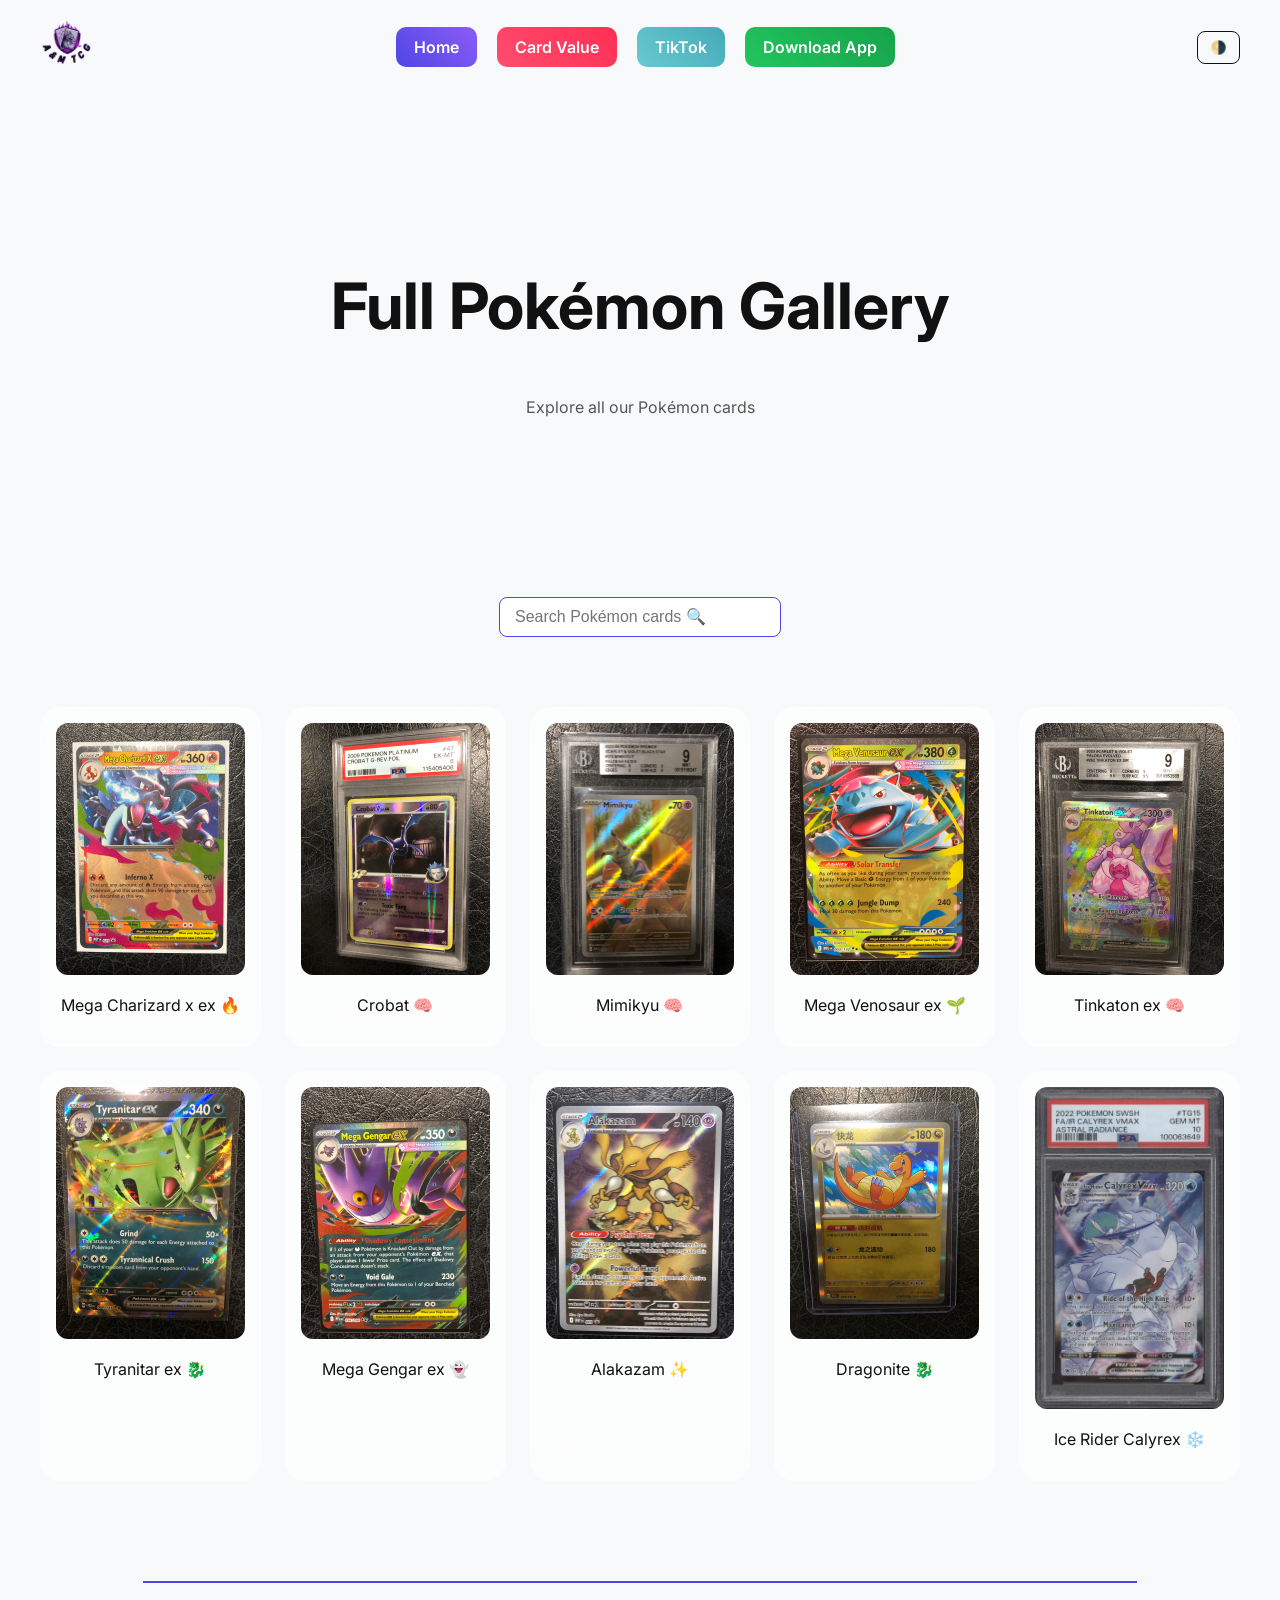
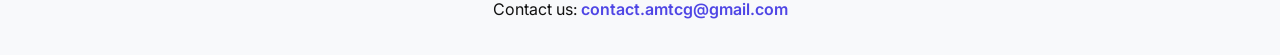
<file: gallery.html>
<!DOCTYPE html>
<html lang="en">
<head>
  <meta charset="UTF-8">
  <title>Pokémon Gallery</title>
  <link rel="stylesheet" href="style.css">
  <link href="https://fonts.googleapis.com/css2?family=Inter:wght@300;400;600;700&display=swap" rel="stylesheet">
</head>
<body>

<!-- Navigácia -->
<nav class="navbar">
  <a href="index.html"><img src="images/AMLOGO.jpeg" alt="A&M TCG Logo" class="logo"></a>
  <div class="nav-links">
    <a href="index.html">Home</a>
    <a href="https://www.cardmarket.com/en/Pokemon" target="_blank">Card Value</a>
    <a href="https://www.tiktok.com/@ampokemon" target="_blank">TikTok</a>
    <a href="app.apk" download>Download App</a>
  </div>
  <button class="toggle" onclick="toggleMode()">🌗</button>
</nav>

<!-- Hero sekcia -->
<section class="hero">
  <h1>Full Pokémon Gallery</h1>
  <p>Explore all our Pokémon cards</p>
</section>

<!-- Vyhľadávanie -->
<section class="search">
  <input type="text" id="searchInput" placeholder="Search Pokémon cards 🔍" />
</section>

<!-- Grid galéria -->
<section class="grid">
  <div class="card"><img src="images/Mega Charizard x ex.jpeg" alt="Mega Charizard x ex"><p>Mega Charizard x ex 🔥</p></div>
  <div class="card"><img src="images/Crobat.jpeg" alt="Crobat"><p>Crobat 🧠</p></div>
  <div class="card"><img src="images/Mimikyu.jpeg" alt="Mimikyu"><p>Mimikyu 🧠</p></div>
  <div class="card"><img src="images/Mega Venosaur ex.jpeg" alt="Mega Venosaur ex"><p>Mega Venosaur ex 🌱</p></div>
  <div class="card"><img src="images/Tinkaton ex.jpeg" alt="Tinkaton ex"><p>Tinkaton ex 🧠</p></div>
  <div class="card"><img src="images/Tyranitar ex.jpeg" alt="Tyranitar ex"><p>Tyranitar ex 🐉</p></div>
  <div class="card"><img src="images/Mega Gengar ex.jpeg" alt="Mega Gengar Ex"><p>Mega Gengar ex 👻</p></div>
  <div class="card"><img src="images/Alakazam.jpeg" alt="Alakazam"><p>Alakazam ✨</p></div>
  <div class="card"><img src="images/Dragonite.jpeg" alt="Dragonite"><p>Dragonite 🐉</p></div>
  <div class="card"><img src="images/Ice Rider Calyrex.jpeg" alt="Ice Rider Calyrex"><p>Ice Rider Calyrex ❄️</p></div>
</section>

<!-- Footer -->
<footer class="footer">
  <hr>
  <p>Contact us: <a href="mailto:contact.amtcg@gmail.com">contact.amtcg@gmail.com</a></p>
</footer>

<script src="script.js"></script>
</body>
</html>
</file>
<file: style.css>
/* Farby a tmavý režim */
:root {
  --bg: #F8F9FB;
  --text: #111;
  --card: rgba(255,255,255,0.6);
  --accent: #4F46E5;
}

body.dark {
  --bg: #0B0B0F;
  --text: #EAEAEA;
  --card: rgba(255,255,255,0.05);
  --accent: #8B5CF6;
}

body {
  margin:0;
  font-family: 'Inter', sans-serif;
  background: var(--bg);
  color: var(--text);
  transition: 0.3s;
}

/* Navigácia */
nav {
  display:flex;
  justify-content:space-between;
  padding:20px 40px;
}

nav .logo {
  height:50px;
  width:auto;
}

.toggle {
  background:none;
  border:1px solid var(--text);
  padding:8px 12px;
  border-radius:8px;
  cursor:pointer;
}

/* Hero */
.hero { text-align:center; padding:120px 20px; }
.hero h1 { font-size:64px; }
.hero p { opacity:0.7; margin-bottom:30px; }
.buttons button {
  margin:0 10px; padding:12px 24px; border:none; border-radius:12px;
  font-weight:600; cursor:pointer; transition:0.3s;
}
.buttons button:nth-child(1) { background:var(--accent); color:white; }
.buttons button:nth-child(1):hover { transform:scale(1.05); }
button.tiktok { background:#69C9D0; color:white; }
button.tiktok:hover { background:#45AAB8; transform:scale(1.05); }

/* Grid */
.grid {
  display:grid;
  grid-template-columns: repeat(auto-fit, minmax(200px,1fr));
  gap:24px; padding:40px;
}
.card {
  background:var(--card); backdrop-filter:blur(20px); border-radius:20px; padding:16px;
  transition:0.5s; text-align:center;
}
.card img { width:100%; border-radius:12px; transition:0.5s; }
.card:hover { transform:scale(1.08) rotate(-2deg); box-shadow:0 20px 30px rgba(0,0,0,0.25); }
.card:hover img { transform:scale(1.1) rotate(-2deg); }

/* Padajúce karty */
.card-bg {
  position:absolute; width:80px; height:120px; background-size:cover; top:-150px;
  animation:fall linear infinite;
}
@keyframes fall { 0%{transform:translateY(0) rotate(0deg);} 100%{transform:translateY(100vh) rotate(360deg);} }

/* Vyhľadávanie */
.search { text-align:center; margin:30px 0; }
#searchInput {
  width:250px; padding:10px 15px; font-size:16px; border-radius:8px; border:1px solid var(--accent); outline:none; transition:0.3s;
}
#searchInput:focus { border-color:#ff4d6d; box-shadow:0 0 5px #ff4d6d; }

/* Subscribe */
.subscribe-box { display:flex; justify-content:center; gap:10px; margin-top:20px; }
.subscribe-box input { padding:12px; border-radius:8px; border:none; width:220px; font-size:14px; }
.subscribe-btn { padding:12px 20px; border:none; border-radius:8px; background:#ff4d6d; color:white; font-weight:600; cursor:pointer; transition:all 0.3s ease; }
.subscribe-btn:hover { transform:scale(1.1); background:#ff2e55; box-shadow:0 5px 20px rgba(255,77,109,0.5); }

/* Footer */
.footer { text-align:center; padding:20px; margin-top:40px; font-size:16px; color:var(--text); }
.footer hr { border:1px solid var(--accent); margin-bottom:10px; width:80%; margin:auto; }
.footer a { color:var(--accent); text-decoration:none; font-weight:600; }
.footer a:hover { text-decoration:underline; }

/* Horná lišta */
.navbar {
  display: flex;
  justify-content: space-between;
  align-items: center;
  padding: 20px 40px;
  position: sticky;
  top: 0;
  background: var(--bg);
  z-index: 1000;
}

/* Logo */
.navbar .logo {
  height: 50px;
  width: auto;
}

/* Odkazy ako tlačidlá */
.nav-links {
  display: flex;
  gap: 20px;
  align-items: center;
}

.nav-links a {
  text-decoration: none;
  color: white;
  font-weight: 600;
  padding: 10px 18px;
  border-radius: 10px;
  transition: all 0.3s ease;
  display: inline-block;
  text-align: center;
}

/* Individuálne farby tlačidiel */
.nav-links a:nth-child(1) { background: linear-gradient(45deg,#4f46e5,#8b5cf6); } /* Gallery */
.nav-links a:nth-child(2) { background: linear-gradient(45deg,#ff4d6d,#ff2e55); } /* Cardmarket */
.nav-links a:nth-child(3) { background: linear-gradient(45deg,#69c9d0,#45aab8); } /* TikTok */
.nav-links a:nth-child(4) { background: linear-gradient(45deg,#22c55e,#16a34a); } /* Download App */

/* Hover efekt pre všetky tlačidlá */
.nav-links a:hover {
  transform: scale(1.05);
  box-shadow: 0 6px 15px rgba(0,0,0,0.3);
}
.hero .beta-text {
  font-size: 16px;       /* menší text */
  color: var(--text);    /* môžeš použiť aj svetlejšiu farbu, napr. rgba(17,17,17,0.6) */
  opacity: 0.7;          /* jemnejší vzhľad */
  margin-bottom: 10px;   /* medzera pod textom */
  font-weight: 500; 
.footer p {
  margin: 5px 0;
  font-size: 14px;
  color: var(--text);
  opacity: 0.8;
}
.contact {
  text-align: center;
  padding: 80px 20px;
  background: var(--bg);
}

.contact-box {
  display: flex;
  flex-direction: column;
  gap: 10px;
  max-width: 400px;
  margin: 20px auto 0 auto;
}

.contact-box input,
.contact-box textarea {
  padding: 12px;
  border-radius: 8px;
  border: 1px solid var(--accent);
  width: 100%;
  font-size: 14px;
  outline: none;
}

.contact-box input:focus,
.contact-box textarea:focus {
  border-color: #ff4d6d;
  box-shadow: 0 0 5px #ff4d6d;
}
.nav-links a.questions {
  background: linear-gradient(45deg,#f59e0b,#d97706); /* oranžový gradient */
  color: white !important;
  padding: 10px 18px;
  border-radius: 10px;
  font-weight: 600;
  transition: all 0.3s ease;
}

.nav-links a.questions:hover {
  transform: scale(1.05);
  box-shadow: 0 6px 15px rgba(0,0,0,0.3);
}
</file>
